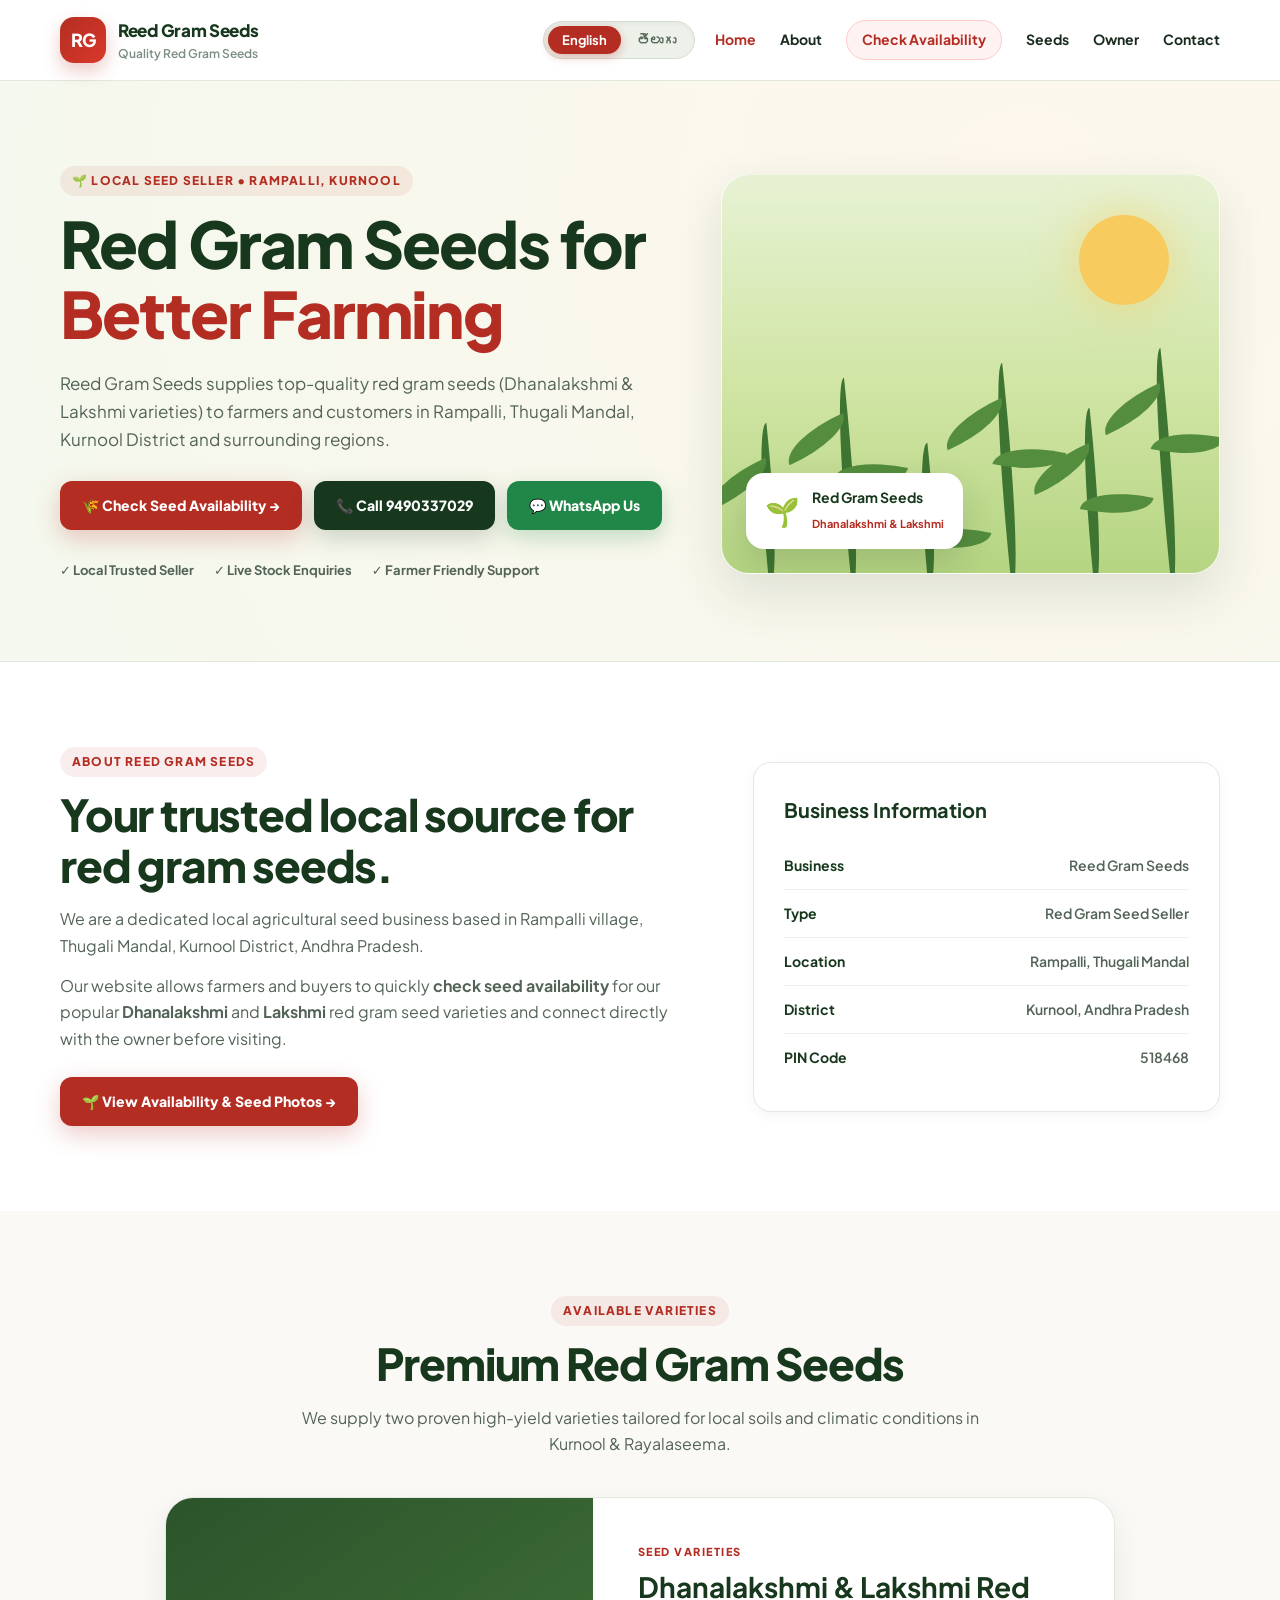
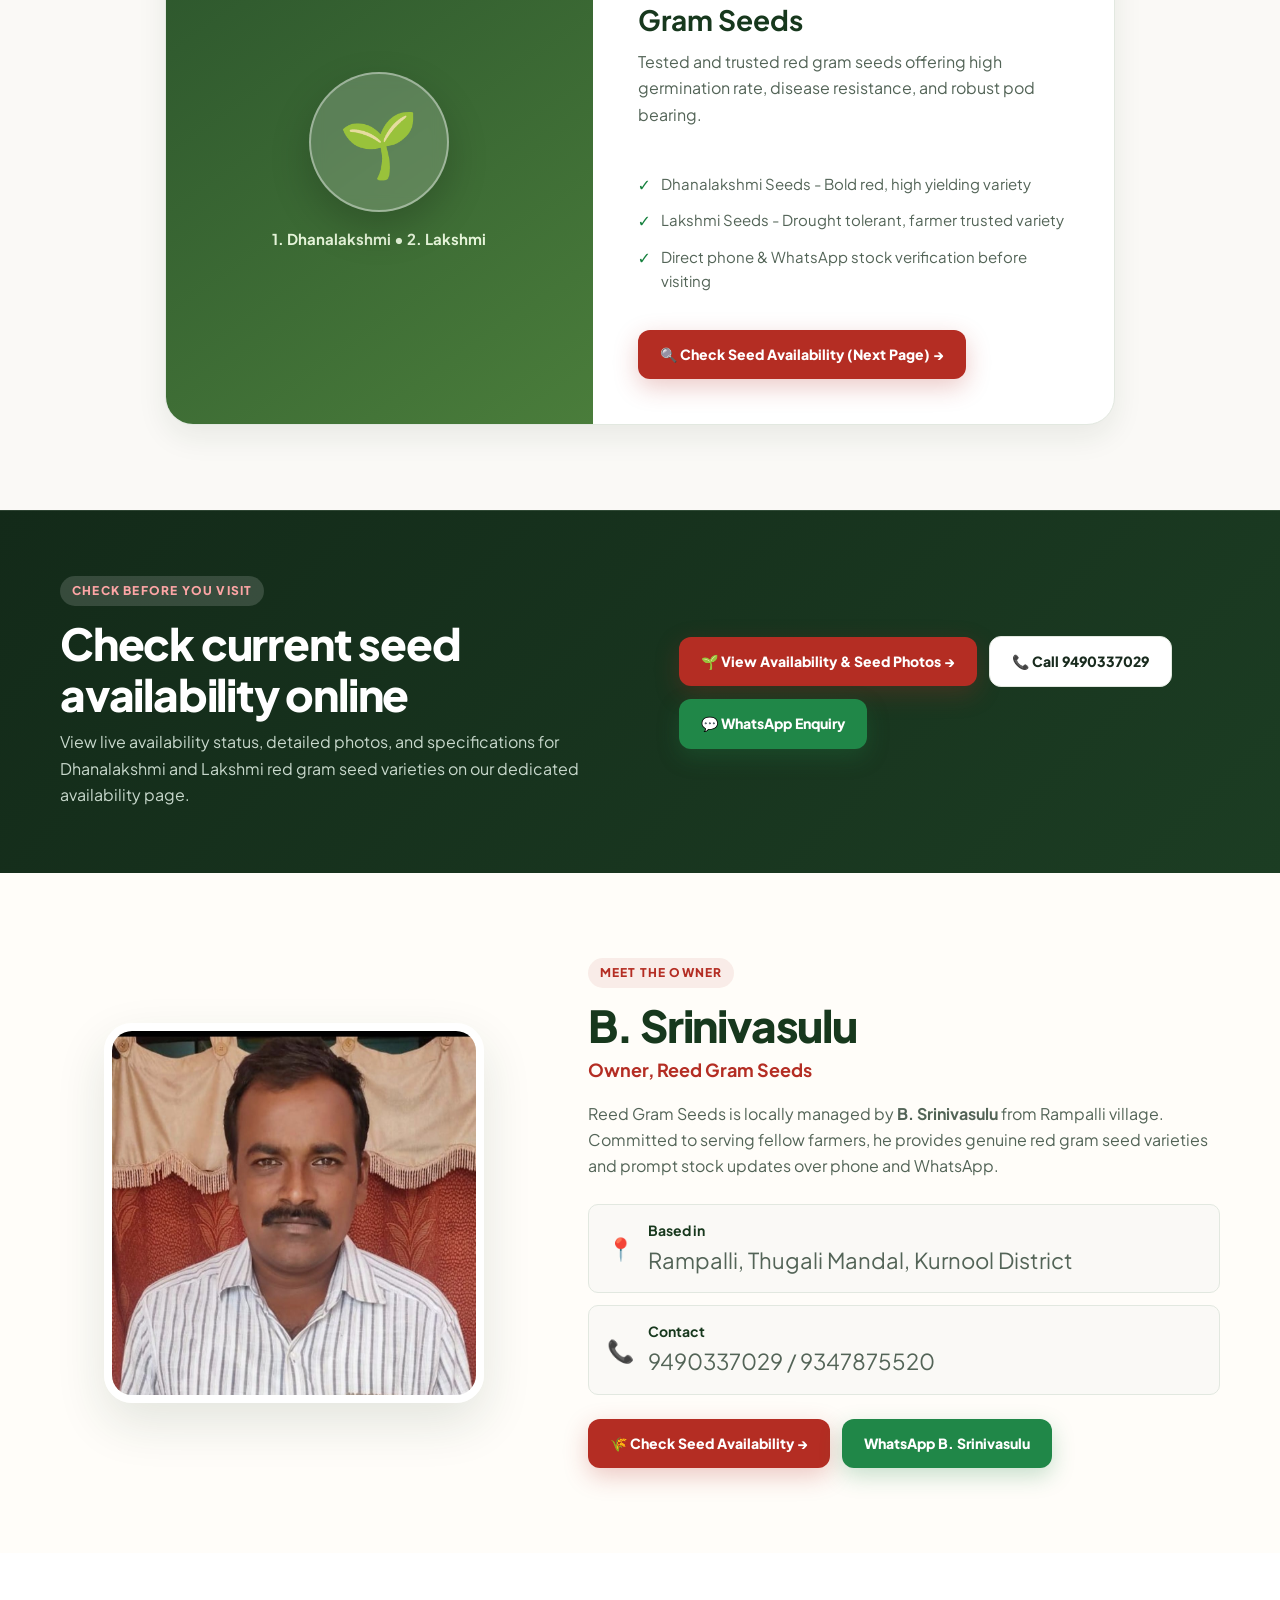
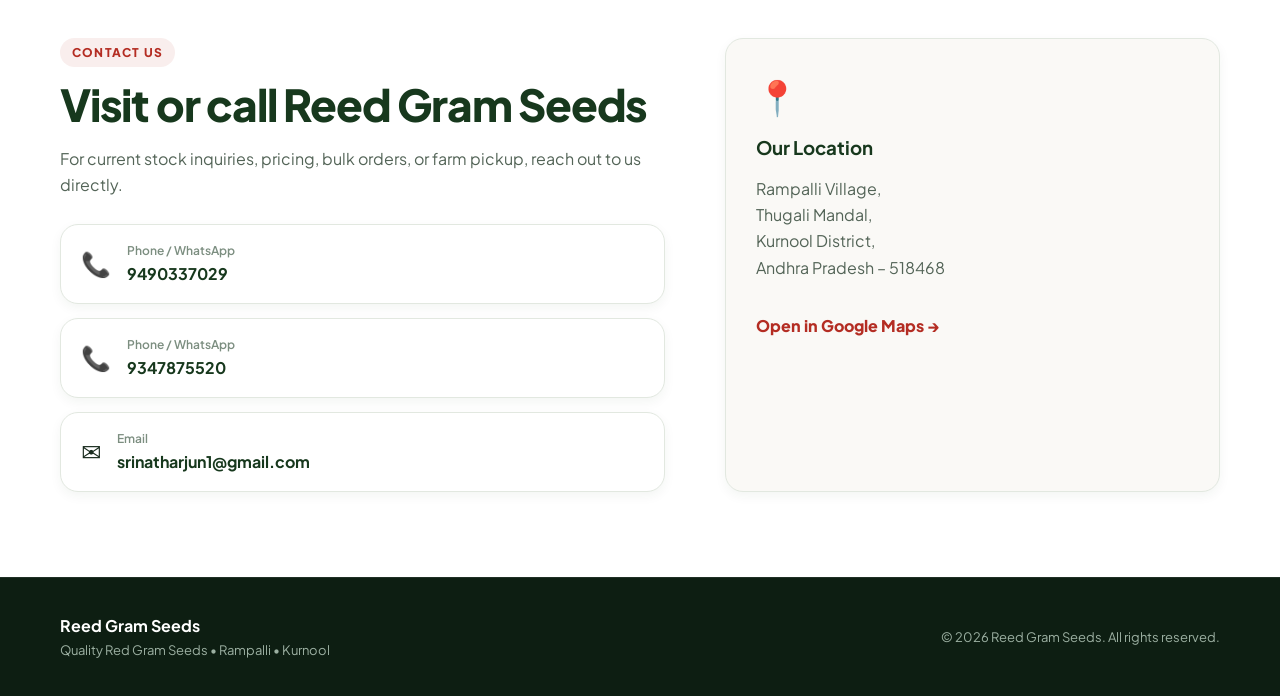
<file: index.html>
<!DOCTYPE html>
<html lang="en">
<head>
  <meta charset="UTF-8">
  <meta name="viewport" content="width=device-width, initial-scale=1.0">
  <meta name="description" content="Reed Gram Seeds - Red gram seed seller in Rampalli, Thugali Mandal, Kurnool District, Andhra Pradesh. Check seed availability for Dhanalakshmi and Lakshmi varieties and contact us.">
  <title>Reed Gram Seeds | Quality Red Gram Seeds in Rampalli, Kurnool</title>
  <link rel="preconnect" href="https://fonts.googleapis.com">
  <link rel="preconnect" href="https://fonts.gstatic.com" crossorigin>
  <link href="https://fonts.googleapis.com/css2?family=Noto+Sans+Telugu:wght@400;500;600;700;800&family=Plus+Jakarta+Sans:wght@400;500;600;700;800&display=swap" rel="stylesheet">
  <link rel="canonical" href="https://red-gram-seeds.vercel.app/">
  <link rel="sitemap" type="application/xml" title="Sitemap" href="sitemap.xml">
  <link rel="stylesheet" href="style.css">
</head>
<body>
  <header class="header">
    <div class="container nav">
      <a class="brand" href="index.html" aria-label="Reed Gram Seeds home">
        <span class="brand-mark">RG</span>
        <span>
          <strong>Reed Gram Seeds</strong>
          <small data-i18n="nav.brandSub">Quality Red Gram Seeds</small>
        </span>
      </a>

      <div class="nav-right">
        <!-- Dual Language Switcher: 1. English, 2. Telugu -->
        <div class="lang-switcher" role="group" aria-label="Language Selector">
          <button type="button" class="lang-btn active" data-lang="en" aria-pressed="true">English</button>
          <button type="button" class="lang-btn" data-lang="te" aria-pressed="false">తెలుగు</button>
        </div>

        <button class="menu" aria-label="Open menu" aria-expanded="false">☰</button>

        <nav>
          <a href="index.html#home" class="active" data-i18n="nav.home">Home</a>
          <a href="index.html#about" data-i18n="nav.about">About</a>
          <a href="availability.html" class="nav-avail-highlight" data-i18n="nav.availability">Check Availability ✨</a>
          <a href="index.html#product" data-i18n="nav.seeds">Seeds</a>
          <a href="index.html#owner" data-i18n="nav.owner">Owner</a>
          <a href="index.html#contact" data-i18n="nav.contact">Contact</a>
        </nav>
      </div>
    </div>
  </header>

  <main>
    <!-- Hero Section -->
    <section id="home" class="hero">
      <div class="container hero-grid">
        <div class="hero-copy">
          <span class="eyebrow" data-i18n="hero.eyebrow">🌱 Local Seed Seller • Rampalli, Kurnool</span>
          <h1 data-i18n="hero.title">Red Gram Seeds for <span>Better Farming</span></h1>
          <p data-i18n="hero.desc">Reed Gram Seeds supplies top-quality red gram seeds (Dhanalakshmi & Lakshmi varieties) to farmers and customers in Rampalli, Thugali Mandal, Kurnool District and surrounding regions.</p>
          <div class="actions">
            <a class="btn primary" href="availability.html" data-i18n="hero.checkBtn">🌾 Check Seed Availability →</a>
            <a class="btn secondary" href="tel:+919490337029" data-i18n="hero.callBtn">📞 Call 9490337029</a>
            <a class="btn whatsapp wa-general-link" href="https://wa.me/919490337029?text=Hello%20Reed%20Gram%20Seeds%2C%20I%20want%20to%20check%20red%20gram%20seed%20availability." target="_blank" rel="noopener" data-i18n="hero.whatsappBtn">💬 WhatsApp Us</a>
          </div>
          <div class="trust-row">
            <span data-i18n="hero.trust1">✓ Local Trusted Seller</span>
            <span data-i18n="hero.trust2">✓ Live Stock Enquiries</span>
            <span data-i18n="hero.trust3">✓ Farmer Friendly Support</span>
          </div>
        </div>
        <div class="hero-art" aria-label="Red gram crop illustration">
          <div class="sun"></div>
          <div class="field">
            <span class="plant p1"></span><span class="plant p2"></span><span class="plant p3"></span>
            <span class="plant p4"></span><span class="plant p5"></span><span class="plant p6"></span>
          </div>
          <div class="seed-card">
            <span>🌱</span>
            <div>
              <strong data-i18n="hero.badgeTitle">Red Gram Seeds</strong>
              <small data-i18n="hero.badgeSub">Dhanalakshmi & Lakshmi</small>
            </div>
          </div>
        </div>
      </div>
    </section>

    <!-- About Section -->
    <section id="about" class="section">
      <div class="container two-col">
        <div>
          <span class="eyebrow" data-i18n="about.eyebrow">About Reed Gram Seeds</span>
          <h2 data-i18n="about.title">Your trusted local source for red gram seeds.</h2>
          <p data-i18n="about.p1">We are a dedicated local agricultural seed business based in Rampalli village, Thugali Mandal, Kurnool District, Andhra Pradesh.</p>
          <p data-i18n="about.p2">Our website allows farmers and buyers to quickly <strong>check seed availability</strong> for our popular <strong>Dhanalakshmi</strong> and <strong>Lakshmi</strong> red gram seed varieties and connect directly with the owner before visiting.</p>
          <div style="margin-top: 25px;">
            <a class="btn primary" href="availability.html" data-i18n="availSec.openBtn">🌱 View Availability & Seed Photos →</a>
          </div>
        </div>
        <div class="info-card">
          <h3 data-i18n="about.cardTitle">Business Information</h3>
          <div class="info-line"><b data-i18n="about.bizLabel">Business</b><span data-i18n="about.bizVal">Reed Gram Seeds</span></div>
          <div class="info-line"><b data-i18n="about.typeLabel">Type</b><span data-i18n="about.typeVal">Red Gram Seed Seller</span></div>
          <div class="info-line"><b data-i18n="about.locLabel">Location</b><span data-i18n="about.locVal">Rampalli, Thugali Mandal</span></div>
          <div class="info-line"><b data-i18n="about.distLabel">District</b><span data-i18n="about.distVal">Kurnool, Andhra Pradesh</span></div>
          <div class="info-line"><b data-i18n="about.pinLabel">PIN Code</b><span data-i18n="about.pinVal">518468</span></div>
        </div>
      </div>
    </section>

    <!-- Products Section -->
    <section id="product" class="section light">
      <div class="container">
        <div class="section-heading">
          <span class="eyebrow" data-i18n="product.eyebrow">Available Varieties</span>
          <h2 data-i18n="product.title">Premium Red Gram Seeds</h2>
          <p data-i18n="product.desc">We supply two proven high-yield varieties tailored for local soils and climatic conditions in Kurnool & Rayalaseema.</p>
        </div>
        <div class="product-card">
          <div class="product-visual">
            <div class="seed-orb">🌱</div>
            <div class="product-visual-text">1. Dhanalakshmi &bull; 2. Lakshmi</div>
          </div>
          <div class="product-copy">
            <span class="tag" data-i18n="product.tag">SEED VARIETIES</span>
            <h3 data-i18n="product.cardTitle">Dhanalakshmi & Lakshmi Red Gram Seeds</h3>
            <p data-i18n="product.cardDesc">Tested and trusted red gram seeds offering high germination rate, disease resistance, and robust pod bearing.</p>
            <ul>
              <li data-i18n="product.li1">Dhanalakshmi Seeds - Bold red, high yielding variety</li>
              <li data-i18n="product.li2">Lakshmi Seeds - Drought tolerant, farmer trusted variety</li>
              <li data-i18n="product.li3">Direct phone & WhatsApp stock verification before visiting</li>
            </ul>
            <div style="display: flex; gap: 12px; flex-wrap: wrap;">
              <a class="btn primary" href="availability.html" data-i18n="product.checkBtn">🔍 Check Seed Availability (Next Page) →</a>
            </div>
          </div>
        </div>
      </div>
    </section>

    <!-- Availability CTA Banner Section -->
    <section id="availability" class="section availability">
      <div class="container availability-box">
        <div>
          <span class="eyebrow" data-i18n="availSec.eyebrow">Check Before You Visit</span>
          <h2 data-i18n="availSec.title">Check current seed availability online</h2>
          <p data-i18n="availSec.desc">View live availability status, detailed photos, and specifications for Dhanalakshmi and Lakshmi red gram seed varieties on our dedicated availability page.</p>
        </div>
        <div class="availability-actions">
          <a class="btn primary" href="availability.html" data-i18n="availSec.openBtn">🌱 View Availability & Seed Photos →</a>
          <a class="btn outline" href="tel:+919490337029" data-i18n="availSec.callBtn">📞 Call 9490337029</a>
          <a class="btn whatsapp wa-general-link" href="https://wa.me/919490337029" target="_blank" rel="noopener" data-i18n="availSec.waBtn">💬 WhatsApp Enquiry</a>
        </div>
      </div>
    </section>

    <!-- Owner Section -->
    <section id="owner" class="section owner-section">
      <div class="container owner-grid">
        <div class="owner-photo-wrap">
          <img src="owner-b-srinivasulu.jpeg" alt="B. Srinivasulu, Owner of Reed Gram Seeds" class="owner-photo">
        </div>
        <div class="owner-copy">
          <span class="eyebrow" data-i18n="owner.eyebrow">Meet the Owner</span>
          <h2 data-i18n="owner.name">B. Srinivasulu</h2>
          <h3 data-i18n="owner.role">Owner, Reed Gram Seeds</h3>
          <p data-i18n="owner.bio">Reed Gram Seeds is locally managed by <strong>B. Srinivasulu</strong> from Rampalli village. Committed to serving fellow farmers, he provides genuine red gram seed varieties and prompt stock updates over phone and WhatsApp.</p>
          <div class="owner-details">
            <div>
              <span>📍</span>
              <p><strong data-i18n="owner.locLabel">Based in</strong><br><span data-i18n="owner.locVal">Rampalli, Thugali Mandal, Kurnool District</span></p>
            </div>
            <div>
              <span>📞</span>
              <p><strong data-i18n="owner.contactLabel">Contact</strong><br><span data-i18n="owner.contactVal">9490337029 / 9347875520</span></p>
            </div>
          </div>
          <div style="display: flex; gap: 12px; flex-wrap: wrap;">
            <a class="btn primary" href="availability.html" data-i18n="hero.checkBtn">🌾 Check Seed Availability →</a>
            <a class="btn whatsapp wa-general-link" href="https://wa.me/919490337029" target="_blank" rel="noopener" data-i18n="owner.waBtn">WhatsApp B. Srinivasulu</a>
          </div>
        </div>
      </div>
    </section>

    <!-- Contact Section -->
    <section id="contact" class="section">
      <div class="container contact-grid">
        <div>
          <span class="eyebrow" data-i18n="contact.eyebrow">Contact Us</span>
          <h2 data-i18n="contact.title">Visit or call Reed Gram Seeds</h2>
          <p data-i18n="contact.desc">For current stock inquiries, pricing, bulk orders, or farm pickup, reach out to us directly.</p>
          <div class="contact-list">
            <a href="tel:+919490337029">
              <span>📞</span>
              <div>
                <small data-i18n="contact.phoneSub">Phone / WhatsApp</small>
                <strong>9490337029</strong>
              </div>
            </a>
            <a href="tel:+919347875520">
              <span>📞</span>
              <div>
                <small data-i18n="contact.phoneSub">Phone / WhatsApp</small>
                <strong>9347875520</strong>
              </div>
            </a>
            <a href="mailto:srinatharjun1@gmail.com">
              <span>✉️</span>
              <div>
                <small data-i18n="contact.emailSub">Email</small>
                <strong>srinatharjun1@gmail.com</strong>
              </div>
            </a>
          </div>
        </div>
        <div class="address-card">
          <div class="map-icon">📍</div>
          <h3 data-i18n="contact.locTitle">Our Location</h3>
          <p data-i18n="contact.address">Rampalli Village,<br>Thugali Mandal,<br>Kurnool District,<br>Andhra Pradesh – 518468</p>
          <a class="text-link" href="https://www.google.com/maps/search/?api=1&query=Rampalli%2C%20Thugali%20Mandal%2C%20Kurnool%2C%20Andhra%20Pradesh%20518468" target="_blank" rel="noopener" data-i18n="contact.mapLink">Open in Google Maps →</a>
        </div>
      </div>
    </section>
  </main>

  <footer>
    <div class="container footer">
      <div>
        <strong>Reed Gram Seeds</strong>
        <p data-i18n="footer.tagline">Quality Red Gram Seeds • Rampalli • Kurnool</p>
      </div>
      <p>© <span id="year"></span> <span data-i18n="footer.rights">Reed Gram Seeds. All rights reserved.</span></p>
    </div>
  </footer>

  <script src="translations.js"></script>
  <script src="script.js"></script>
</body>
</html>
</file>
<file: style.css>
/* Google Fonts: Plus Jakarta Sans & Noto Sans Telugu */
@import url('https://fonts.googleapis.com/css2?family=Noto+Sans+Telugu:wght@400;500;600;700;800&family=Plus+Jakarta+Sans:wght@400;500;600;700;800&display=swap');

:root {
  --primary: #b42d23;
  --primary-hover: #962219;
  --primary-light: #fef2f2;
  --primary-border: #fecaca;
  --secondary: #17381d;
  --secondary-hover: #0f2516;
  --accent-green: #15803d;
  --accent-green-light: #ecfdf5;
  --accent-green-border: #a7f3d0;
  --bg-main: #ffffff;
  --bg-warm: #faf9f6;
  --bg-light: #f3f6f1;
  --text-main: #192b1e;
  --text-muted: #536457;
  --text-light: #7c8e80;
  --border-light: #e2e8e0;
  --shadow-sm: 0 4px 12px rgba(23, 56, 29, 0.05);
  --shadow-md: 0 12px 30px rgba(23, 56, 29, 0.08);
  --shadow-lg: 0 20px 50px rgba(23, 56, 29, 0.12);
  --radius-sm: 10px;
  --radius-md: 18px;
  --radius-lg: 28px;
}

* {
  box-sizing: border-box;
  margin: 0;
  padding: 0;
}

html {
  scroll-behavior: smooth;
}

body {
  font-family: 'Plus Jakarta Sans', system-ui, -apple-system, BlinkMacSystemFont, "Segoe UI", Roboto, sans-serif;
  color: var(--text-main);
  background: var(--bg-main);
  line-height: 1.65;
  -webkit-font-smoothing: antialiased;
}

/* Enhanced typography for Telugu */
body.lang-te {
  font-family: 'Noto Sans Telugu', 'Plus Jakarta Sans', system-ui, sans-serif;
  line-height: 1.75;
}

.container {
  width: min(1160px, 92%);
  margin: auto;
}

/* Header & Navigation */
.header {
  position: sticky;
  top: 0;
  z-index: 100;
  background: rgba(255, 255, 255, 0.94);
  backdrop-filter: blur(14px);
  -webkit-backdrop-filter: blur(14px);
  border-bottom: 1px solid var(--border-light);
  transition: all 0.2s ease;
}

.nav {
  height: 80px;
  display: flex;
  align-items: center;
  justify-content: space-between;
  gap: 20px;
}

.brand {
  display: flex;
  gap: 12px;
  align-items: center;
  text-decoration: none;
  color: var(--secondary);
}

.brand-mark {
  width: 46px;
  height: 46px;
  border-radius: 14px;
  background: linear-gradient(135deg, #b42d23, #d93829);
  color: #fff;
  display: grid;
  place-items: center;
  font-weight: 800;
  font-size: 18px;
  letter-spacing: -0.5px;
  box-shadow: 0 8px 18px rgba(180, 45, 35, 0.25);
}

.brand strong {
  display: block;
  font-size: 17px;
  font-weight: 800;
  letter-spacing: -0.3px;
  color: var(--secondary);
}

.brand small {
  display: block;
  color: var(--text-light);
  font-size: 12px;
  font-weight: 600;
}

.nav-right {
  display: flex;
  align-items: center;
  gap: 20px;
}

.nav nav {
  display: flex;
  align-items: center;
  gap: 24px;
}

.nav nav a {
  color: var(--text-main);
  text-decoration: none;
  font-size: 14px;
  font-weight: 700;
  transition: color 0.15s ease;
  position: relative;
}

.nav nav a:hover {
  color: var(--primary);
}

.nav nav a.active {
  color: var(--primary);
}

.nav-avail-highlight {
  background: var(--primary-light);
  color: var(--primary) !important;
  padding: 7px 15px;
  border-radius: 999px;
  border: 1px solid var(--primary-border);
  transition: all 0.2s ease !important;
}

.nav-avail-highlight:hover {
  background: var(--primary);
  color: #fff !important;
  transform: translateY(-1px);
}

/* Language Switcher Component */
.lang-switcher {
  display: inline-flex;
  align-items: center;
  background: #edf1ea;
  padding: 4px;
  border-radius: 999px;
  border: 1px solid #d4ded0;
  gap: 2px;
  box-shadow: inset 0 2px 4px rgba(0, 0, 0, 0.04);
}

.lang-btn {
  border: none;
  background: transparent;
  padding: 6px 14px;
  font-size: 13px;
  font-weight: 700;
  border-radius: 999px;
  color: var(--text-muted);
  cursor: pointer;
  transition: all 0.2s ease;
  user-select: none;
  font-family: inherit;
}

.lang-btn:hover {
  color: var(--primary);
}

.lang-btn.active {
  background: var(--primary);
  color: #fff;
  box-shadow: 0 3px 10px rgba(180, 45, 35, 0.3);
}

.menu {
  display: none;
  border: 1px solid var(--border-light);
  background: #fff;
  font-size: 24px;
  padding: 6px 10px;
  border-radius: 8px;
  cursor: pointer;
  color: var(--secondary);
}

/* Buttons */
.btn {
  display: inline-flex;
  align-items: center;
  justify-content: center;
  gap: 8px;
  padding: 13px 22px;
  border-radius: 12px;
  text-decoration: none;
  font-weight: 800;
  font-size: 14px;
  transition: all 0.2s ease;
  cursor: pointer;
  font-family: inherit;
  border: none;
}

.btn:hover {
  transform: translateY(-2px);
}

.btn.primary {
  background: var(--primary);
  color: #fff;
  box-shadow: 0 8px 24px rgba(180, 45, 35, 0.25);
}

.btn.primary:hover {
  background: var(--primary-hover);
  box-shadow: 0 12px 28px rgba(180, 45, 35, 0.35);
}

.btn.secondary {
  background: var(--secondary);
  color: #fff;
  box-shadow: 0 8px 24px rgba(23, 56, 29, 0.2);
}

.btn.secondary:hover {
  background: var(--secondary-hover);
}

.btn.whatsapp {
  background: #208748;
  color: #fff;
  box-shadow: 0 8px 22px rgba(32, 135, 72, 0.25);
}

.btn.whatsapp:hover {
  background: #176d39;
}

.btn.outline {
  border: 1.5px solid var(--border-light);
  color: var(--text-main);
  background: #fff;
}

.btn.outline:hover {
  border-color: var(--primary);
  color: var(--primary);
}

.btn.sm {
  padding: 9px 16px;
  font-size: 13px;
  border-radius: 10px;
}

/* Hero Section */
.hero {
  background: radial-gradient(circle at 80% 20%, #fdf7ec 0%, #f4f8ee 100%);
  padding: 85px 0 80px;
  overflow: hidden;
  position: relative;
  border-bottom: 1px solid var(--border-light);
}

.hero-grid {
  display: grid;
  grid-template-columns: 1.1fr 0.9fr;
  gap: 50px;
  align-items: center;
}

.eyebrow {
  display: inline-flex;
  align-items: center;
  gap: 6px;
  text-transform: uppercase;
  letter-spacing: 1.2px;
  font-size: 12px;
  font-weight: 800;
  color: var(--primary);
  margin-bottom: 12px;
  background: rgba(180, 45, 35, 0.08);
  padding: 5px 12px;
  border-radius: 999px;
  width: fit-content;
}

.hero h1 {
  font-size: clamp(38px, 5.2vw, 64px);
  line-height: 1.1;
  letter-spacing: -1.8px;
  max-width: 680px;
  color: var(--secondary);
  font-weight: 800;
}

.hero h1 span {
  color: var(--primary);
  display: inline-block;
}

.hero p {
  font-size: 17px;
  color: var(--text-muted);
  max-width: 620px;
  margin: 20px 0 28px;
}

.actions {
  display: flex;
  gap: 12px;
  flex-wrap: wrap;
}

.trust-row {
  display: flex;
  gap: 20px;
  flex-wrap: wrap;
  margin-top: 30px;
  color: var(--text-muted);
  font-size: 13px;
  font-weight: 700;
}

.trust-row span {
  display: inline-flex;
  align-items: center;
  gap: 6px;
}

/* Hero Art Illustration */
.hero-art {
  height: 400px;
  border-radius: var(--radius-lg);
  background: linear-gradient(180deg, #e7f2d4 0%, #d1e5a5 52%, #b5d582 100%);
  position: relative;
  overflow: hidden;
  box-shadow: var(--shadow-lg);
  border: 1px solid rgba(255, 255, 255, 0.8);
}

.sun {
  position: absolute;
  width: 90px;
  height: 90px;
  border-radius: 50%;
  background: #f8cb5e;
  right: 50px;
  top: 40px;
  box-shadow: 0 0 45px rgba(248, 203, 94, 0.6);
}

.field {
  position: absolute;
  bottom: 0;
  left: 0;
  right: 0;
  height: 60%;
  overflow: hidden;
}

.plant {
  position: absolute;
  bottom: -15px;
  width: 14px;
  height: 180px;
  background: #3e7532;
  border-radius: 100% 0 100% 0;
  transform: rotate(-6deg);
}

.plant:before,
.plant:after {
  content: "";
  position: absolute;
  width: 70px;
  height: 26px;
  background: #548d3e;
  border-radius: 100% 0 100% 0;
}

.plant:before {
  left: -55px;
  top: 45px;
  transform: rotate(-18deg);
}

.plant:after {
  right: -52px;
  top: 85px;
  transform: rotate(18deg);
}

.p1 { left: 8%; height: 165px; }
.p2 { left: 24%; height: 210px; }
.p3 { left: 40%; height: 145px; }
.p4 { left: 56%; height: 225px; }
.p5 { left: 73%; height: 180px; }
.p6 { left: 88%; height: 240px; }

.seed-card {
  position: absolute;
  left: 24px;
  bottom: 24px;
  background: #fff;
  padding: 12px 18px;
  border-radius: var(--radius-md);
  display: flex;
  align-items: center;
  gap: 12px;
  box-shadow: 0 15px 35px rgba(20, 45, 25, 0.16);
  border: 1px solid rgba(255, 255, 255, 0.8);
}

.seed-card span {
  font-size: 28px;
}

.seed-card strong {
  display: block;
  font-size: 14px;
  color: var(--secondary);
}

.seed-card small {
  color: var(--primary);
  font-weight: 700;
  font-size: 11px;
}

/* General Sections */
.section {
  padding: 85px 0;
}

.section.light {
  background: var(--bg-warm);
}

.two-col {
  display: grid;
  grid-template-columns: 1.15fr 0.85fr;
  gap: 60px;
  align-items: center;
}

.section h2 {
  font-size: clamp(30px, 3.8vw, 44px);
  line-height: 1.15;
  letter-spacing: -1.2px;
  margin-bottom: 16px;
  color: var(--secondary);
  font-weight: 800;
}

.section p {
  color: var(--text-muted);
  font-size: 16px;
  margin-bottom: 14px;
}

.section-heading {
  text-align: center;
  max-width: 680px;
  margin: 0 auto 40px;
}

.section-heading p {
  font-size: 16px;
}

/* Info Cards */
.info-card,
.address-card {
  border: 1px solid var(--border-light);
  border-radius: var(--radius-md);
  padding: 30px;
  background: #fff;
  box-shadow: var(--shadow-sm);
}

.info-card h3 {
  margin-bottom: 16px;
  color: var(--secondary);
  font-size: 20px;
}

.info-line {
  display: flex;
  justify-content: space-between;
  gap: 20px;
  padding: 12px 0;
  border-bottom: 1px solid #edf1ed;
  font-size: 14px;
}

.info-line:last-child {
  border-bottom: 0;
}

.info-line b {
  color: var(--secondary);
}

.info-line span {
  color: var(--text-muted);
  text-align: right;
  font-weight: 600;
}

/* Product Showcase on Home */
.product-card {
  display: grid;
  grid-template-columns: 0.9fr 1.1fr;
  max-width: 950px;
  margin: auto;
  border: 1px solid var(--border-light);
  border-radius: var(--radius-lg);
  overflow: hidden;
  background: #fff;
  box-shadow: var(--shadow-md);
}

.product-visual {
  min-height: 380px;
  background: linear-gradient(145deg, #2b542c, #4a7d3b);
  position: relative;
  display: flex;
  flex-direction: column;
  align-items: center;
  justify-content: center;
  padding: 30px;
  color: #fff;
  text-align: center;
}

.seed-orb {
  width: 140px;
  height: 140px;
  border-radius: 50%;
  display: grid;
  place-items: center;
  font-size: 64px;
  background: rgba(255, 255, 255, 0.18);
  backdrop-filter: blur(8px);
  border: 2px solid rgba(255, 255, 255, 0.4);
  box-shadow: 0 16px 40px rgba(0, 0, 0, 0.2);
  margin-bottom: 15px;
}

.product-visual-text {
  font-size: 15px;
  font-weight: 700;
  color: #e5f4d9;
}

.product-copy {
  padding: 45px;
  display: flex;
  flex-direction: column;
  justify-content: center;
}

.tag {
  font-size: 11px;
  letter-spacing: 1.5px;
  font-weight: 800;
  color: var(--primary);
  text-transform: uppercase;
}

.product-copy h3 {
  font-size: 28px;
  margin: 8px 0 12px;
  color: var(--secondary);
  line-height: 1.2;
}

.product-copy ul {
  list-style: none;
  margin: 20px 0 26px;
  color: var(--text-muted);
}

.product-copy li {
  margin: 10px 0;
  display: flex;
  align-items: flex-start;
  gap: 10px;
  font-size: 15px;
}

.product-copy li::before {
  content: "✓";
  color: var(--accent-green);
  font-weight: 900;
  font-size: 16px;
}

/* Home Availability CTA Banner */
.availability {
  padding: 65px 0;
  background: linear-gradient(135deg, #132a19 0%, #1c3d23 100%);
  color: #fff;
  border-top: 1px solid rgba(255, 255, 255, 0.1);
}

.availability-box {
  display: flex;
  justify-content: space-between;
  gap: 30px;
  align-items: center;
}

.availability h2 {
  color: #fff;
  margin-bottom: 10px;
}

.availability p {
  color: #c8d8cc;
  max-width: 650px;
  font-size: 16px;
  margin-bottom: 0;
}

.availability .eyebrow {
  background: rgba(255, 255, 255, 0.15);
  color: #fca5a5;
}

.availability-actions {
  display: flex;
  gap: 12px;
  flex-wrap: wrap;
  align-items: center;
}

/* Owner Section */
.owner-section {
  background: #fffdf9;
}

.owner-grid {
  display: grid;
  grid-template-columns: 0.85fr 1.15fr;
  gap: 60px;
  align-items: center;
}

.owner-photo-wrap {
  display: flex;
  justify-content: center;
}

.owner-photo {
  width: min(380px, 100%);
  aspect-ratio: 1/1;
  object-fit: cover;
  object-position: center 25%;
  border-radius: var(--radius-lg);
  box-shadow: var(--shadow-lg);
  border: 8px solid #fff;
}

.owner-copy h2 {
  margin-bottom: 4px;
}

.owner-copy h3 {
  color: var(--primary);
  font-size: 18px;
  font-weight: 700;
  margin-bottom: 16px;
}

.owner-details {
  display: grid;
  gap: 12px;
  margin: 24px 0;
}

.owner-details > div {
  display: flex;
  gap: 14px;
  align-items: center;
  padding: 14px 18px;
  background: var(--bg-warm);
  border-radius: var(--radius-sm);
  border: 1px solid var(--border-light);
}

.owner-details span {
  font-size: 22px;
}

.owner-details p {
  font-size: 14px;
  color: var(--text-muted);
  margin-bottom: 0;
}

.owner-details strong {
  color: var(--secondary);
}

/* Contact Section */
.contact-grid {
  display: grid;
  grid-template-columns: 1.1fr 0.9fr;
  gap: 60px;
}

.contact-list {
  margin-top: 25px;
  display: grid;
  gap: 14px;
}

.contact-list a {
  display: flex;
  gap: 16px;
  align-items: center;
  padding: 16px 20px;
  border: 1px solid var(--border-light);
  border-radius: var(--radius-md);
  text-decoration: none;
  color: var(--text-main);
  background: #fff;
  transition: all 0.2s ease;
  box-shadow: var(--shadow-sm);
}

.contact-list a:hover {
  border-color: var(--primary);
  transform: translateX(4px);
  box-shadow: var(--shadow-md);
}

.contact-list a span {
  font-size: 24px;
}

.contact-list small {
  display: block;
  color: var(--text-light);
  font-size: 12px;
  font-weight: 600;
}

.contact-list strong {
  display: block;
  font-size: 16px;
  color: var(--secondary);
}

.address-card {
  background: var(--bg-warm);
}

.map-icon {
  font-size: 34px;
  margin-bottom: 8px;
}

.address-card h3 {
  margin: 8px 0 12px;
  color: var(--secondary);
}

.text-link {
  display: inline-block;
  margin-top: 18px;
  color: var(--primary);
  font-weight: 800;
  text-decoration: none;
  transition: color 0.15s ease;
}

.text-link:hover {
  color: var(--primary-hover);
  text-decoration: underline;
}

/* =========================================================
   AVAILABILITY PAGE (NEW PAGE) STYLES
   ========================================================= */

.page-header-banner {
  background: linear-gradient(135deg, #183d21 0%, #295734 100%);
  color: #fff;
  padding: 55px 0 60px;
  position: relative;
  border-bottom: 1px solid rgba(255, 255, 255, 0.1);
}

.banner-top-row {
  display: flex;
  justify-content: space-between;
  align-items: center;
  margin-bottom: 20px;
}

.back-home-link {
  display: inline-flex;
  align-items: center;
  gap: 8px;
  color: #e2f0e4;
  text-decoration: none;
  font-weight: 700;
  font-size: 14px;
  padding: 6px 14px;
  background: rgba(255, 255, 255, 0.12);
  border-radius: 999px;
  transition: all 0.2s ease;
}

.back-home-link:hover {
  background: rgba(255, 255, 255, 0.25);
  color: #fff;
}

.live-stock-indicator {
  display: inline-flex;
  align-items: center;
  gap: 8px;
  font-size: 13px;
  font-weight: 700;
  color: #a7f3d0;
  background: rgba(16, 185, 129, 0.15);
  padding: 6px 14px;
  border-radius: 999px;
  border: 1px solid rgba(167, 243, 208, 0.3);
}

.pulse-dot {
  width: 9px;
  height: 9px;
  border-radius: 50%;
  background: #10b981;
  box-shadow: 0 0 0 0 rgba(16, 185, 129, 0.7);
  animation: pulse 1.8s infinite;
}

@keyframes pulse {
  0% {
    transform: scale(0.95);
    box-shadow: 0 0 0 0 rgba(16, 185, 129, 0.7);
  }
  70% {
    transform: scale(1);
    box-shadow: 0 0 0 10px rgba(16, 185, 129, 0);
  }
  100% {
    transform: scale(0.95);
    box-shadow: 0 0 0 0 rgba(16, 185, 129, 0);
  }
}

.page-header-banner h1 {
  font-size: clamp(34px, 4.5vw, 54px);
  font-weight: 800;
  letter-spacing: -1.5px;
  margin-bottom: 14px;
}

.page-header-banner p {
  font-size: 17px;
  color: #d7e7dc;
  max-width: 720px;
  margin-bottom: 0;
}

/* Seeds Showcase Grid (2 Varieties) */
.seeds-showcase-grid {
  display: grid;
  grid-template-columns: repeat(2, 1fr);
  gap: 36px;
  margin-top: 10px;
}

.seed-variety-card {
  background: #fff;
  border: 1.5px solid var(--border-light);
  border-radius: var(--radius-lg);
  overflow: hidden;
  box-shadow: var(--shadow-md);
  transition: all 0.3s cubic-bezier(0.4, 0, 0.2, 1);
  display: flex;
  flex-direction: column;
}

.seed-variety-card:hover {
  transform: translateY(-5px);
  box-shadow: var(--shadow-lg);
  border-color: #cbd8c8;
}

.seed-card-media {
  position: relative;
  width: 100%;
  aspect-ratio: 16 / 11;
  overflow: hidden;
  background: #eaece8;
  cursor: pointer;
}

.seed-card-img {
  width: 100%;
  height: 100%;
  object-fit: cover;
  transition: transform 0.4s ease;
  display: block;
}

.seed-card-media:hover .seed-card-img {
  transform: scale(1.05);
}

.media-badge {
  position: absolute;
  top: 16px;
  left: 16px;
  background: rgba(19, 42, 25, 0.88);
  backdrop-filter: blur(8px);
  color: #fff;
  padding: 6px 14px;
  border-radius: 999px;
  font-size: 12px;
  font-weight: 800;
  letter-spacing: 0.5px;
  box-shadow: 0 4px 12px rgba(0, 0, 0, 0.2);
}

.zoom-hint {
  position: absolute;
  bottom: 14px;
  right: 14px;
  background: rgba(255, 255, 255, 0.92);
  backdrop-filter: blur(6px);
  color: var(--secondary);
  font-size: 11px;
  font-weight: 700;
  padding: 5px 10px;
  border-radius: 8px;
  box-shadow: 0 4px 10px rgba(0, 0, 0, 0.1);
  pointer-events: none;
}

.seed-card-body {
  padding: 30px;
  display: flex;
  flex-direction: column;
  flex-grow: 1;
}

.variety-tag {
  display: inline-block;
  font-size: 12px;
  font-weight: 800;
  color: var(--primary);
  text-transform: uppercase;
  letter-spacing: 1px;
  margin-bottom: 8px;
}

.seed-title-group {
  margin-bottom: 12px;
}

.seed-title-group h2 {
  font-size: 26px;
  font-weight: 800;
  color: var(--secondary);
  letter-spacing: -0.5px;
  margin-bottom: 4px;
}

.seed-title-group .sub-name {
  color: var(--text-light);
  font-size: 14px;
  font-weight: 600;
}

.seed-summary {
  font-size: 14.5px;
  color: var(--text-muted);
  line-height: 1.6;
  margin-bottom: 22px;
}

/* Specs Grid */
.specs-grid {
  display: grid;
  grid-template-columns: repeat(2, 1fr);
  gap: 12px;
  margin-bottom: 26px;
  background: var(--bg-warm);
  padding: 18px;
  border-radius: var(--radius-md);
  border: 1px solid var(--border-light);
}

.spec-item {
  display: flex;
  flex-direction: column;
  gap: 3px;
}

.spec-item.full-width {
  grid-column: 1 / -1;
  border-top: 1px dashed #e0e5de;
  padding-top: 10px;
  margin-top: 2px;
}

.spec-label {
  font-size: 11px;
  text-transform: uppercase;
  font-weight: 800;
  letter-spacing: 0.8px;
  color: var(--text-light);
}

.spec-val {
  font-size: 13.5px;
  font-weight: 700;
  color: var(--secondary);
}

/* Seed Card Actions */
.seed-card-actions {
  display: flex;
  gap: 10px;
  margin-top: auto;
  flex-wrap: wrap;
}

.seed-card-actions .btn {
  flex: 1 1 calc(50% - 6px);
  font-size: 13.5px;
  padding: 12px 14px;
}

/* Comparison Table */
.comparison-section {
  background: #fff;
  border-top: 1px solid var(--border-light);
}

.table-responsive {
  width: 100%;
  overflow-x: auto;
  border-radius: var(--radius-md);
  box-shadow: var(--shadow-sm);
  border: 1px solid var(--border-light);
  background: #fff;
}

.comparison-table {
  width: 100%;
  border-collapse: collapse;
  text-align: left;
  font-size: 14.5px;
}

.comparison-table th,
.comparison-table td {
  padding: 16px 22px;
  border-bottom: 1px solid #edf1ed;
}

.comparison-table th {
  background: #f4f7f2;
  color: var(--secondary);
  font-weight: 800;
  font-size: 14px;
  text-transform: uppercase;
  letter-spacing: 0.5px;
}

.comparison-table th:first-child {
  width: 25%;
}

.comparison-table th:nth-child(2),
.comparison-table th:nth-child(3) {
  width: 37.5%;
}

.comparison-table tr:hover td {
  background: #fbfdfa;
}

.comparison-table td:first-child {
  font-weight: 700;
  color: var(--secondary);
}

/* Interactive Calculator / Enquiry Card */
.enquiry-card-section {
  background: var(--bg-warm);
  border-top: 1px solid var(--border-light);
}

.enquiry-card {
  max-width: 820px;
  margin: auto;
  background: #fff;
  border-radius: var(--radius-lg);
  padding: 42px;
  border: 1.5px solid var(--border-light);
  box-shadow: var(--shadow-md);
}

.form-group {
  margin-bottom: 22px;
}

.form-label {
  display: block;
  font-size: 14px;
  font-weight: 800;
  color: var(--secondary);
  margin-bottom: 9px;
}

.seed-radio-group {
  display: grid;
  grid-template-columns: repeat(3, 1fr);
  gap: 12px;
}

.seed-radio-option {
  position: relative;
  display: flex;
  align-items: center;
  justify-content: center;
  padding: 12px 14px;
  border: 1.5px solid var(--border-light);
  border-radius: var(--radius-sm);
  cursor: pointer;
  font-size: 13.5px;
  font-weight: 700;
  color: var(--text-muted);
  transition: all 0.2s ease;
  text-align: center;
}

.seed-radio-option input {
  position: absolute;
  opacity: 0;
  cursor: pointer;
}

.seed-radio-option:has(input:checked) {
  border-color: var(--primary);
  background: var(--primary-light);
  color: var(--primary);
  box-shadow: 0 4px 12px rgba(180, 45, 35, 0.15);
}

.form-control {
  width: 100%;
  padding: 13px 16px;
  border: 1.5px solid var(--border-light);
  border-radius: var(--radius-sm);
  font-size: 14.5px;
  font-family: inherit;
  color: var(--text-main);
  background: #fff;
  transition: border-color 0.2s ease;
}

.form-control:focus {
  outline: none;
  border-color: var(--primary);
  box-shadow: 0 0 0 3px rgba(180, 45, 35, 0.12);
}

.form-footer-note {
  margin-top: 18px;
  text-align: center;
  font-size: 13.5px;
  color: var(--text-muted);
}

/* Lightbox Modal */
.lightbox-modal {
  position: fixed;
  inset: 0;
  background: rgba(0, 0, 0, 0.85);
  backdrop-filter: blur(8px);
  z-index: 999;
  display: none;
  place-items: center;
  padding: 24px;
}

.lightbox-modal.active {
  display: grid;
}

.lightbox-content {
  position: relative;
  max-width: 90vw;
  max-height: 88vh;
  display: flex;
  flex-direction: column;
  align-items: center;
}

.lightbox-content img {
  max-width: 100%;
  max-height: 75vh;
  object-fit: contain;
  border-radius: var(--radius-md);
  box-shadow: 0 20px 60px rgba(0, 0, 0, 0.5);
  border: 4px solid #fff;
}

.lightbox-caption {
  color: #fff;
  margin-top: 16px;
  font-size: 16px;
  font-weight: 700;
  text-align: center;
}

.lightbox-close {
  position: absolute;
  top: -45px;
  right: 0;
  background: rgba(255, 255, 255, 0.2);
  color: #fff;
  border: none;
  font-size: 28px;
  width: 40px;
  height: 40px;
  border-radius: 50%;
  display: grid;
  place-items: center;
  cursor: pointer;
  transition: background 0.2s ease;
}

.lightbox-close:hover {
  background: rgba(255, 255, 255, 0.4);
}

/* Footer */
footer {
  background: #0d1e12;
  color: #dce7df;
  padding: 35px 0;
  border-top: 1px solid rgba(255, 255, 255, 0.08);
}

.footer {
  display: flex;
  justify-content: space-between;
  gap: 20px;
  align-items: center;
}

.footer strong {
  font-size: 16px;
  color: #fff;
  display: block;
}

.footer p {
  color: #9cb0a2;
  font-size: 13px;
  margin-bottom: 0;
}

/* Responsive Media Queries */
@media (max-width: 900px) {
  .nav nav {
    display: none;
  }

  .nav nav.open {
    display: flex;
    position: absolute;
    top: 80px;
    left: 0;
    right: 0;
    padding: 24px 6%;
    background: #fff;
    flex-direction: column;
    gap: 16px;
    border-bottom: 1px solid var(--border-light);
    box-shadow: var(--shadow-lg);
  }

  .menu {
    display: block;
  }

  .hero {
    padding: 60px 0 65px;
  }

  .hero-grid,
  .two-col,
  .product-card,
  .contact-grid,
  .owner-grid,
  .seeds-showcase-grid {
    grid-template-columns: 1fr;
    gap: 40px;
  }

  .hero-art {
    height: 320px;
  }

  .seed-radio-group {
    grid-template-columns: 1fr;
  }

  .availability-box,
  .footer {
    flex-direction: column;
    align-items: flex-start;
  }

  .section {
    padding: 65px 0;
  }

  .product-copy {
    padding: 32px 24px;
  }

  .enquiry-card {
    padding: 28px 20px;
  }

  .owner-photo {
    width: min(320px, 100%);
  }
}

@media (max-width: 520px) {
  .seed-card-actions {
    flex-direction: column;
  }
  .seed-card-actions .btn {
    width: 100%;
  }
  .specs-grid {
    grid-template-columns: 1fr;
  }
  .banner-top-row {
    flex-direction: column;
    align-items: flex-start;
    gap: 12px;
  }
}
</file>
